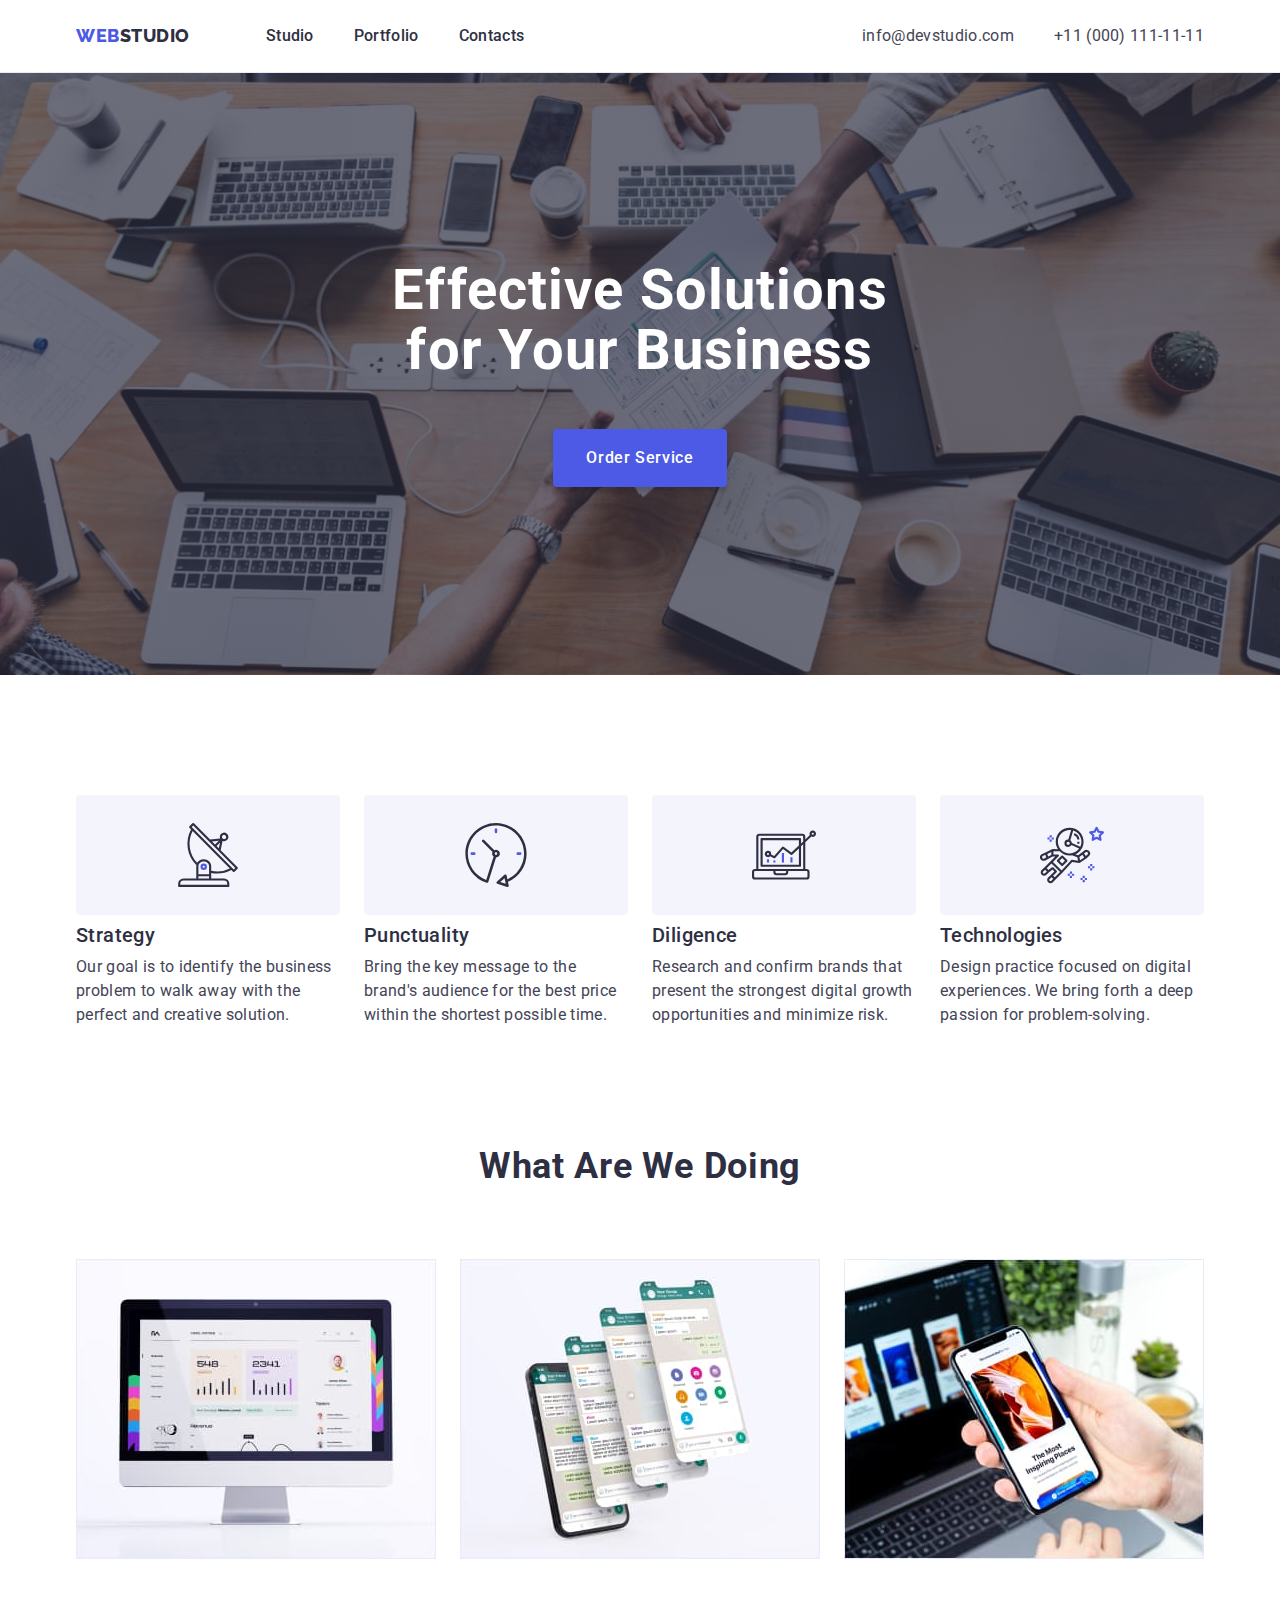
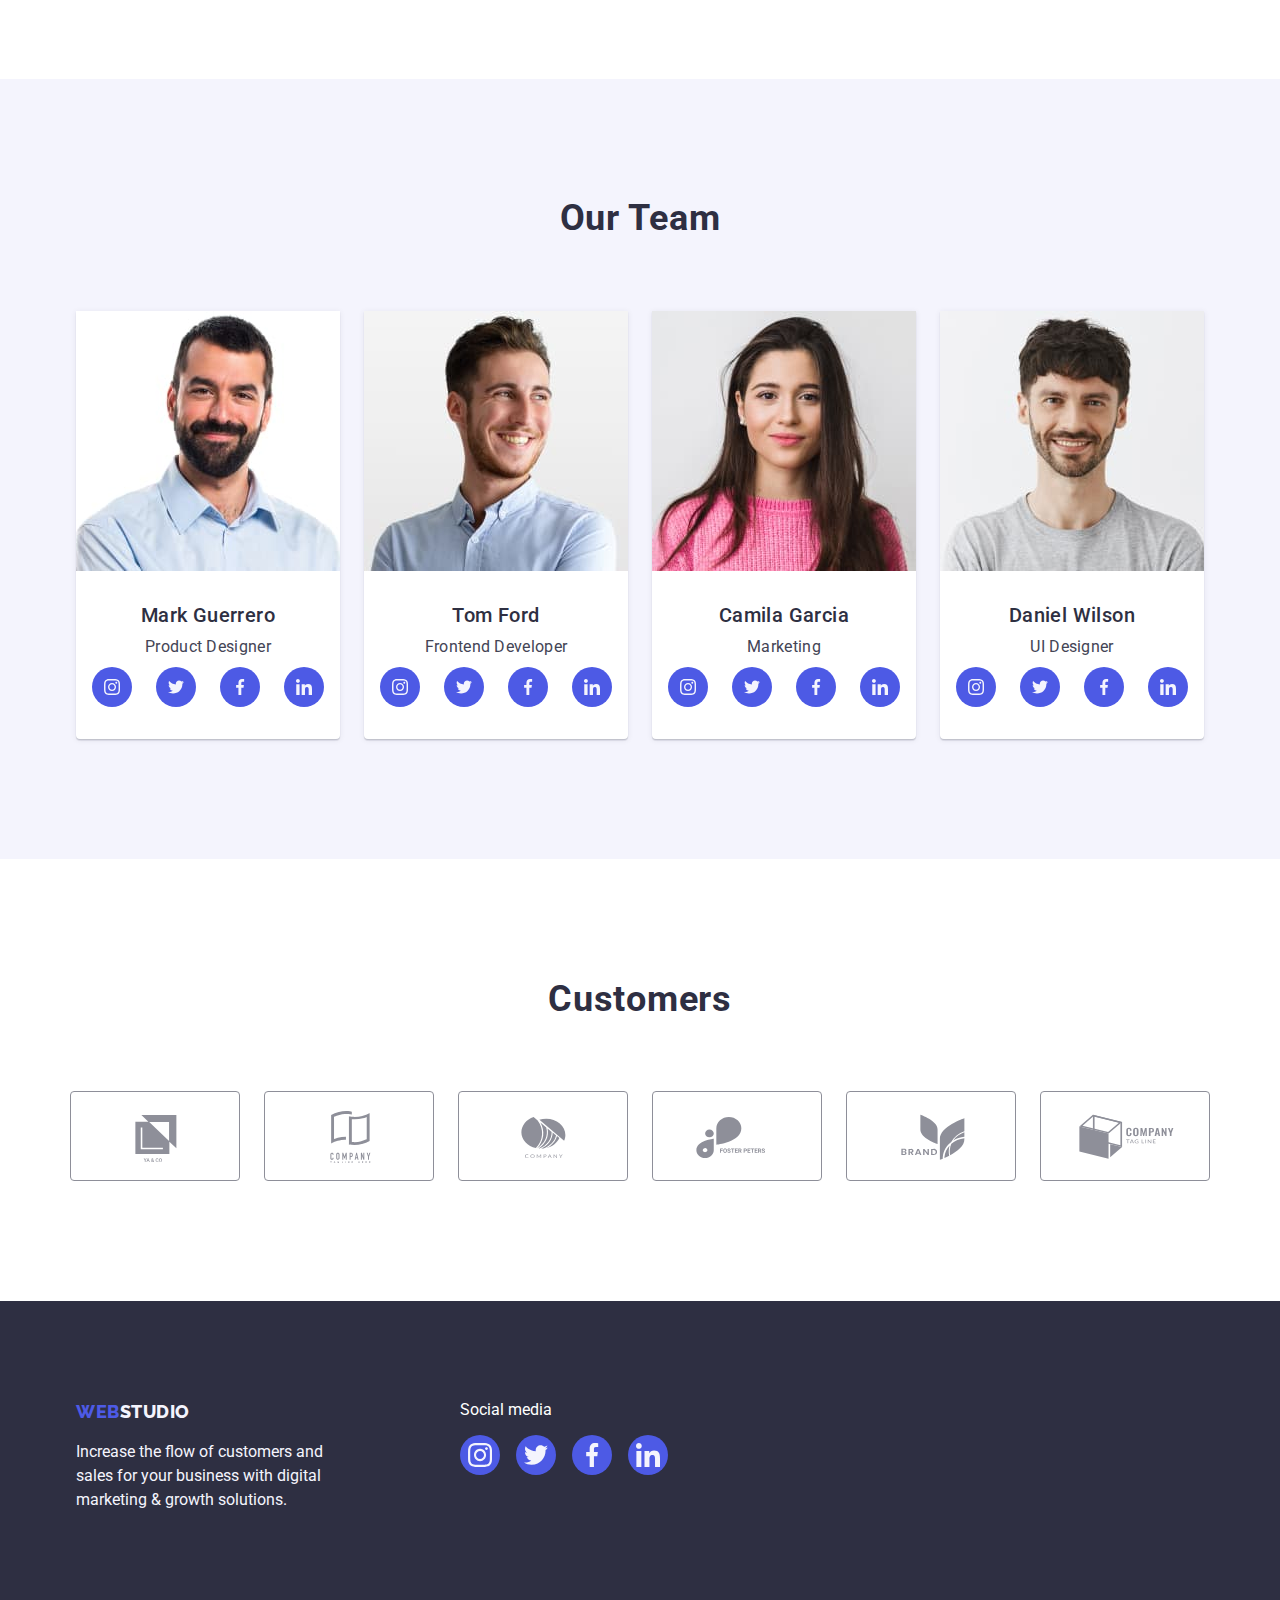
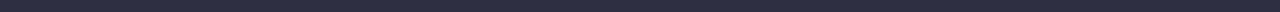
<file: index.html>
<!DOCTYPE html>
<html lang="en">

<head>
  <meta charset="UTF-8" />
  <meta http-equiv="X-UA-Compatible" content="IE=edge" />
  <meta name="viewport" content="width=device-width, initial-scale=1.0" />
  <title>Document</title>
  <link rel="preconnect" href="https://fonts.googleapis.com">
  <link rel="preconnect" href="https://fonts.gstatic.com" crossorigin>
  <link href="https://fonts.googleapis.com/css2?family=Raleway:wght@800&family=Roboto:wght@400;500;700;900&display=swap"
    rel="stylesheet">
  <link rel="stylesheet" href="https://cdnjs.cloudflare.com/ajax/libs/modern-normalize/1.1.0/modern-normalize.min.css">
  <link rel="stylesheet" href="./css/styles.css">
</head>

<body>
  <header class="page-header">
    <div class="container header-nav">
      <nav class="header-nav">
        <a href="./index.html" class="logo link">
          Web<span class="text-logo-header">Studio</span>
        </a>
        <ul class="site-nav list">
          <li class="item"><a href="./index.html" class="link">Studio</a></li>
          <li class="item"><a href="./portfolio.html" class="link">Portfolio</a></li>
          <li class="item"><a href="" class="link">Contacts</a></li>
        </ul>
      </nav>
      <address class="navigation-nav header-nav">
        <ul class="list navigation-nav ">
          <li class="item">
            <a href="mailto:info@devstudio.com" class="link">info@devstudio.com</a>
          </li>
          <li class="item">
            <a class="link" href="tel:+110001111111">+11 (000) 111-11-11</a>
          </li>
        </ul>
      </address>
    </div>
  </header>
  <main>
    <section class=" hero">
      <div class="container ">
        <h1 class="hero-title">Effective Solutions for Your Business</h1>
        <button type="button" class="hero-button"> Order Service</button>
      </div>
    </section>
    <section class="section-subtitles">
      <div class="container">
        <h2 class="visually-hidden">Subtitles</h2>
        <ul class="text-paragraph list">
          <li class="item icon-strategy">
            <h3 class="subtitles">Strategy</h3>
            <p>
              Our goal is to identify the business problem to walk away with the
              perfect and creative solution.
            </p>
          </li>
          <li class="item icon-punctuality ">
            <h3 class="subtitles">Punctuality</h3>
            <p>
              Bring the key message to the brand's audience for the best price
              within the shortest possible time.
            </p>
          </li>
          <li class="item icon-diligence">
            <h3 class="subtitles">Diligence</h3>
            <p>
              Research and confirm brands that present the strongest digital
              growth opportunities and minimize risk.
            </p>
          </li>
          <li class="item icon-technologies">
            <h3 class="subtitles">Technologies</h3>
            <p class="text-paragraph">
              Design practice focused on digital experiences. We bring forth a
              deep passion for problem-solving.
            </p>
          </li>
        </ul>
      </div>
    </section>
    <section class="work-section">
      <div class="container">
        <h2 class="work-title">What are we doing</h2>
        <ul class="card-box-picture list">
          <li class="card-picture">
            <img src="./images/index/img1.jpg" alt="computer monitor" width="360" height="300" />
          </li>
          <li class="card-picture">
            <img src="./images/index/img2.jpg" alt="phone" width="360" height="300" />
          </li>
          <li class="card-picture">
            <img src="./images/index/img3.jpg" alt="interaction of the phone with the computer" width="360"
              height="300" />
          </li>
        </ul>
      </div>
    </section>
    <section class="time-section">
      <div class="container">
        <h2 class="time-title">Our Team</h2>
        <ul class=" card-box-photo list">
          <li class=" card-photo">
            <img src="./images/index/img4.jpg" alt="Mark Guerrero" width="264" height="260" />
            <div class="card-text-photo">
              <h3 class="subtitles">Mark Guerrero</h3>
              <p class="text-paragraph-photo">Product Designer</p>
              <ul class="container-icon">
                <li class="list">
                  <a class="team-icon" href="">
                    <svg class="icon-link" width="16" height="16">
                      <use href="./images/SVG/symbol-defs.svg#instagram"></use>
                    </svg>
                  </a>
                </li>
                <li class="list">
                  <a class="team-icon" href="">
                    <svg class="icon-link" width="16" height="16">
                      <use href="./images/SVG/symbol-defs.svg#twitter"></use>
                    </svg>
                  </a>
                </li>
                <li class="list">
                  <a class="team-icon" href="">
                    <svg class="icon-link" width="16" height="16">
                      <use href="./images/SVG/symbol-defs.svg#facebook"></use>
                    </svg>
                  </a>
                </li>
                <li class="list">
                  <a class="team-icon" href="">
                    <svg class="icon-link" width="16" height="16">
                      <use href="./images/SVG/symbol-defs.svg#linkedin"></use>
                    </svg>
                  </a>
                </li>
              </ul>
            </div>
          </li>  
          <li class=" card-photo ">
            <img src="./images/index/img5.jpg" alt="Tom Ford" width="264" height="260" />
            <div class="card-text-photo">
              <h3 class="subtitles">Tom Ford</h3>
              <p class="text-paragraph-photo">Frontend Developer</p>
              <ul class="container-icon">
                <li class="list">
                  <a class="team-icon" href="">
                    <svg class="icon-link" width="16" height="16">
                      <use href="./images/SVG/symbol-defs.svg#instagram"></use>
                    </svg>
                  </a>
                </li>
                <li class="list">
                  <a class="team-icon" href="">
                    <svg class="icon-link" width="16" height="16">
                      <use href="./images/SVG/symbol-defs.svg#twitter"></use>
                    </svg>
                  </a>
                </li>
                <li class="list">
                  <a class="team-icon" href="">
                    <svg class="icon-link" width="16" height="16">
                      <use href="./images/SVG/symbol-defs.svg#facebook"></use>
                    </svg>
                  </a>
                </li>
                <li class="list">
                  <a class="team-icon" href="">
                    <svg class="icon-link" width="16" height="16">
                      <use href="./images/SVG/symbol-defs.svg#linkedin"></use>
                    </svg>
                  </a>
                </li>
              </ul>
            </div>
          </li>
          <li class=" card-photo">
            <img src="./images/index/img6.jpg" alt="Camila Garcia" width="264" height="260" />
            <div class="card-text-photo">
              <h3 class="subtitles">Camila Garcia</h3>
              <p class="text-paragraph-photo">Marketing</p>
              <ul class="container-icon">
                <li class="list">
                  <a class="team-icon" href="">
                    <svg class="icon-link" width="16" height="16">
                      <use href="./images/SVG/symbol-defs.svg#instagram"></use>
                    </svg>
                  </a>
                </li>
                <li class="list">
                  <a class="team-icon" href="">
                    <svg class="icon-link" width="16" height="16">
                      <use href="./images/SVG/symbol-defs.svg#twitter"></use>
                    </svg>
                  </a>
                </li>
                <li class="list">
                  <a class="team-icon" href="">
                    <svg class="icon-link" width="16" height="16">
                      <use href="./images/SVG/symbol-defs.svg#facebook"></use>
                    </svg>
                  </a>
                </li>
                <li class="list">
                  <a class="team-icon" href="">
                    <svg class="icon-link" width="16" height="16">
                      <use href="./images/SVG/symbol-defs.svg#linkedin"></use>
                    </svg>
                  </a>
                </li>
              </ul>
            </div>
          </li>
          <li class=" card-photo">
            <img src="./images/index/img7.jpg" alt="Daniel Wilson" width="264" height="260" />
            <div class="card-text-photo">
              <h3 class="subtitles">Daniel Wilson</h3>
              <p class="text-paragraph-photo ">UI Designer</p>
              <ul class="container-icon">
                <li class="list">
                  <a class="team-icon" href="">
                    <svg class="icon-link" width="16" height="16">
                      <use href="./images/SVG/symbol-defs.svg#instagram"></use>
                    </svg>
                  </a>
                </li>
                <li class="list">
                  <a class="team-icon" href="">
                    <svg class="icon-link" width="16" height="16">
                      <use href="./images/SVG/symbol-defs.svg#twitter"></use>
                    </svg>
                  </a>
                </li>
                <li class="list">
                  <a class="team-icon" href="">
                    <svg class="icon-link" width="16" height="16">
                      <use href="./images/SVG/symbol-defs.svg#facebook"></use>
                    </svg>
                  </a>
                </li>
                <li class="list">
                  <a class="team-icon" href="">
                    <svg class="icon-link" width="16" height="16">
                      <use href="./images/SVG/symbol-defs.svg#linkedin"></use>
                    </svg>
                  </a>
                </li>
              </ul>
            </div>
          </li>
        </ul>
      </div>
    </section>
    <section class="customers-section">
      <div class="container">
        <h2 class="customers">Customers</h2>
        <ul class="customers-logo">
          <li class=" list">
            <a class="icon-logo-link" href="">
              <svg width="104" height="56">
                <use href="./images/SVG/symbol-defs.svg#Logo1"></use>
              </svg></a>
          </li>
          <li class="list">
            <a class="icon-logo-link" href="">
              <svg width="104" height="56">
                <use href="./images/SVG/symbol-defs.svg#Logo2"></use>
              </svg>
            </a>
          </li>
          <li class="list">
            <a class="icon-logo-link" href="">
              <svg width="104" height="56">
                <use href="./images/SVG/symbol-defs.svg#Logo3"></use>
              </svg>
            </a>
          </li>
          <li class="list">
            <a class="icon-logo-link" href="">
              <svg width="104" height="56">
                <use href="./images/SVG/symbol-defs.svg#Logo4"></use>
              </svg>
            </a>
          </li>
          <li class="list">
            <a class="icon-logo-link" href="">
              <svg width="104" height="56">
                <use href="./images/SVG/symbol-defs.svg#Logo5">
                </use>
              </svg>
            </a>
          </li>
          <li class=" icon-logo list">
            <a class="icon-logo-link" href="">
              <svg width="104" height="56">
                <use href="./images/SVG/symbol-defs.svg#Logo6"></use>
              </svg>
            </a>
          </li>
        </ul>
      </div>
    </section>
  </main>
  <footer class="background-footer">
    <div class="container">
      <ul class=" icon-footer list">
        <li>
          <a href="./index.html" class="logo-footer link">
            Web<span class="text-logo-footer">Studio</span>
          </a>
          <p class="text-footer">
            Increase the flow of customers and
            sales for your business with digital
            marketing & growth solutions.
          </p>
        </li>
        <li class="social-item">
          <p class="social-text">Social media</p>
          <div class="container-icon-footer">
            <a class="team-icon" href="">
              <svg class="icon-link" width="24" height="24">
                <use href="./images/SVG/symbol-defs.svg#instagram"></use>
              </svg>
            </a>
            <a class="team-icon" href="">
              <svg class="icon-link" width="24" height="24">
                <use href="./images/SVG/symbol-defs.svg#twitter"></use>
              </svg>
            </a>
            <a class="team-icon" href="">
              <svg class="icon-link" width="24" height="24">
                <use href="./images/SVG/symbol-defs.svg#facebook"></use>
              </svg>
            </a>
            <a class="team-icon" href="">
              <svg class="icon-link" width="24" height="24">
                <use href="./images/SVG/symbol-defs.svg#linkedin"></use>
              </svg>
            </a>
          </div>
        </li>
      </ul>
    </div>
  </footer>
</body>

</html>
</file>
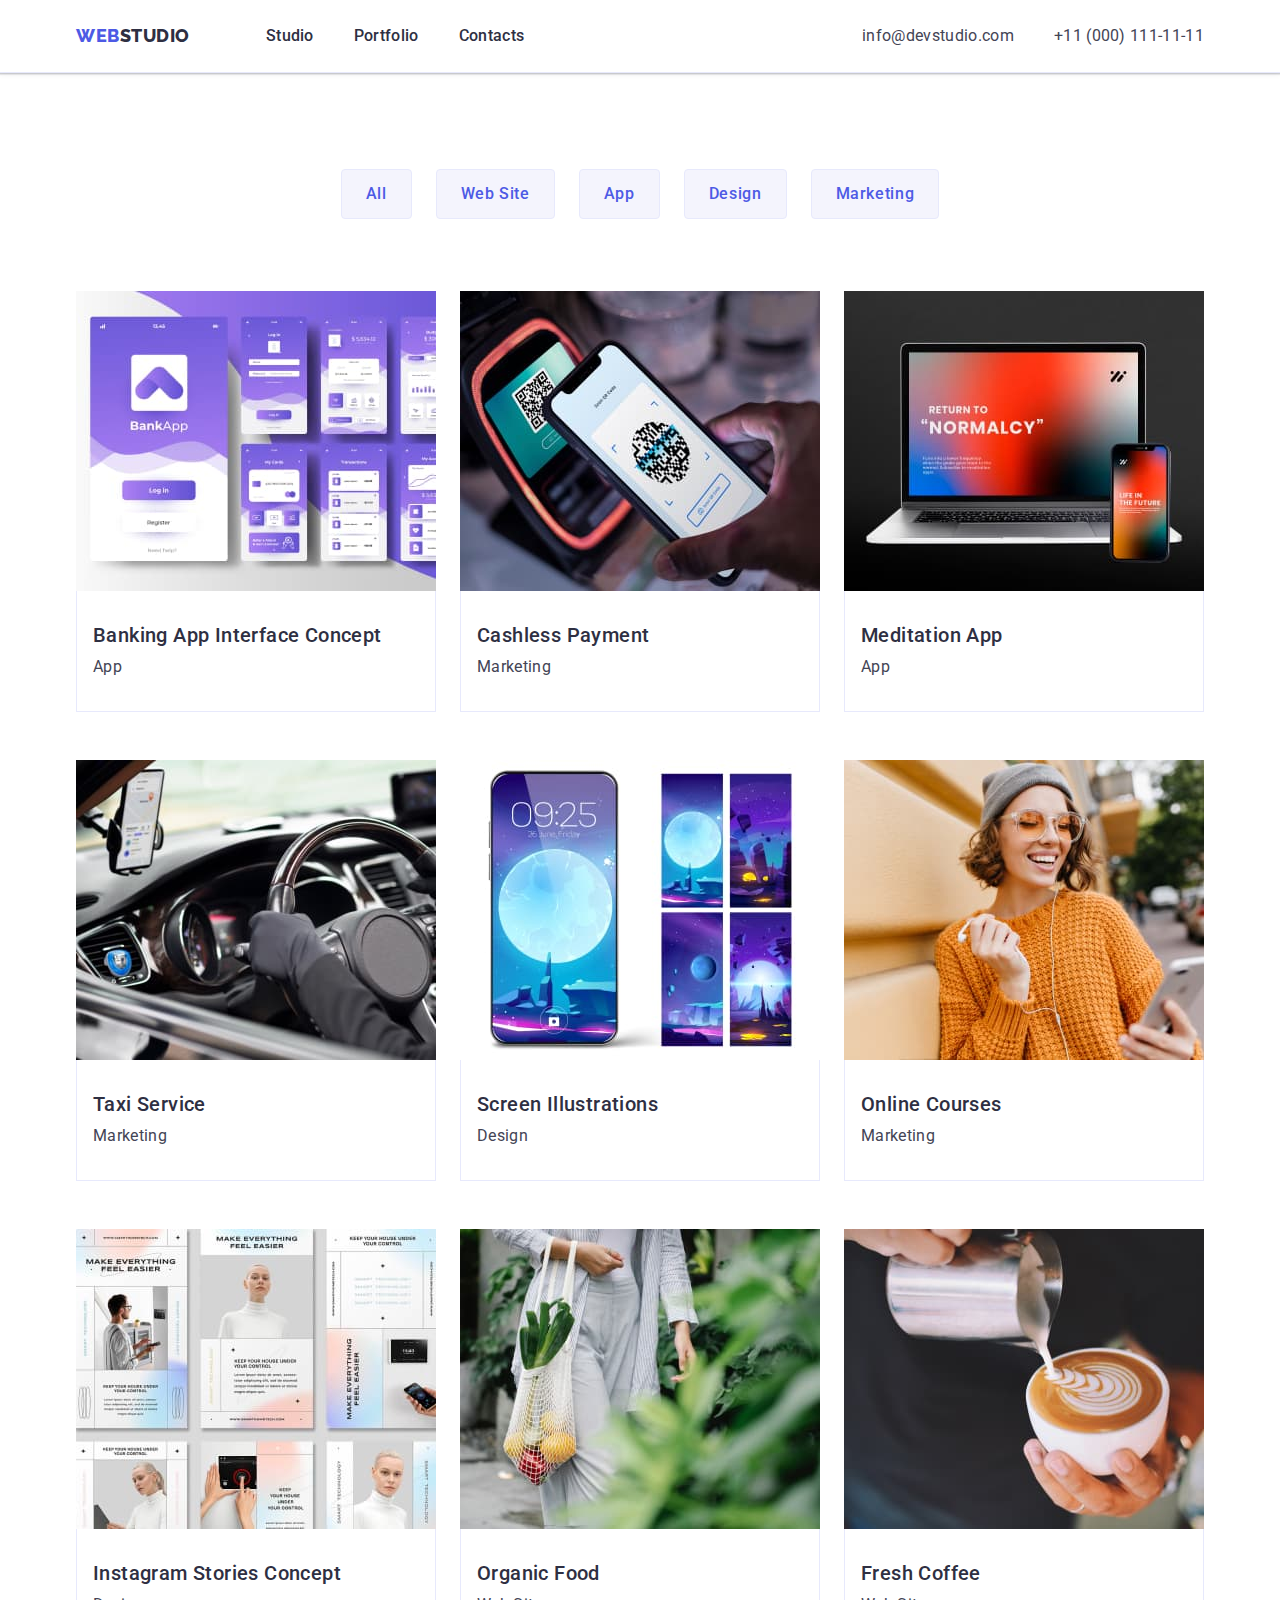
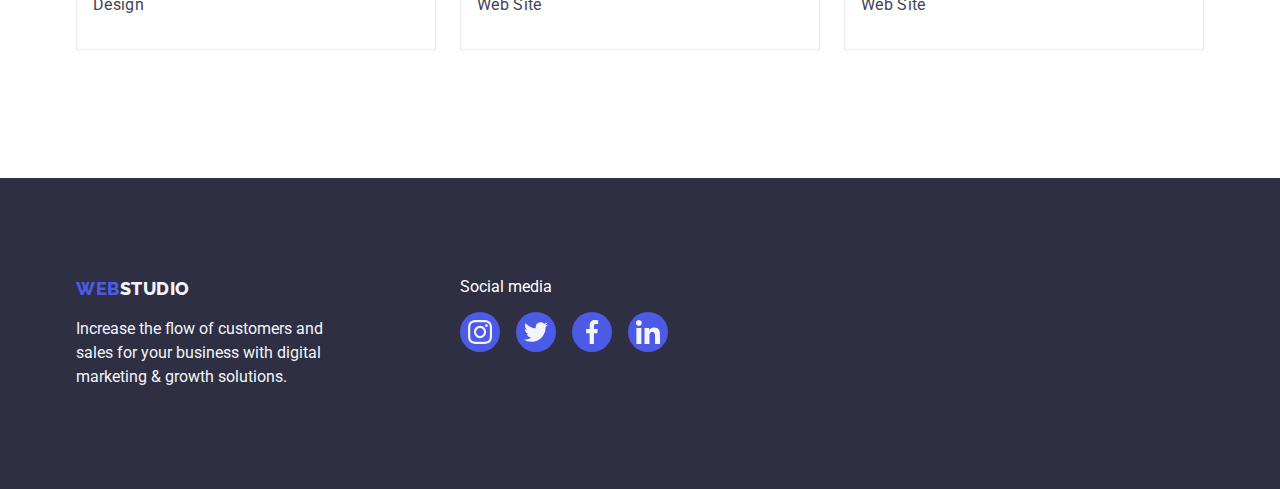
<file: portfolio.html>
<!DOCTYPE html>
<html lang="en">

<head>
  <meta charset="UTF-8" />
  <meta http-equiv="X-UA-Compatible" content="IE=edge" />
  <meta name="viewport" content="width=device-width, initial-scale=1.0" />
  <title>Document</title>
  <link rel="preconnect" href="https://fonts.googleapis.com" />
  <link rel="preconnect" href="https://fonts.gstatic.com" crossorigin />
  <link href="https://fonts.googleapis.com/css2?family=Raleway:wght@800&family=Roboto:wght@400;500;700;900&display=swap"
    rel="stylesheet" />
  <link rel="stylesheet"
    href="https://cdnjs.cloudflare.com/ajax/libs/modern-normalize/1.1.0/modern-normalize.min.css" />
  <link rel="stylesheet" href="./css/styles.css" />
</head>

<body>
  <header class="page-header">
    <div class="container header-nav">
      <nav class="header-nav">
        <a href="./index.html" class="logo link">
          Web<span class="text-logo-header">Studio</span>
        </a>
        <ul class="site-nav list">
          <li class="item"><a href="./index.html" class="link">Studio</a></li>
          <li class="item"><a href="./portfolio.html" class="link">Portfolio</a></li>
          <li class="item"><a href="" class="link">Contacts</a></li>
        </ul>
      </nav>
      <address class="navigation-nav header-nav">
        <ul class="list navigation-nav ">
          <li class="item">
            <a href="mailto:info@devstudio.com" class="link">info@devstudio.com</a>
          </li>
          <li class="item">
            <a class="link" href="tel:+110001111111">+11 (000) 111-11-11</a>
          </li>
        </ul>
      </address>
    </div>
  </header>
  <main class="subtitles">
    <section class="section-portfolio">
      <div class="container">
        <h1 class="visually-hidden">Portfolio</h1>
        <ul class="box list">
          <li class="item">
            <button type="button" class="button">All</button>
          </li>
          <li class="item">
            <button type="button" class="button">Web Site</button>
          </li>
          <li class="item">
            <button type="button" class="button">App</button>
          </li>
          <li class="item">
            <button type="button" class="button">Design</button>
          </li>
          <li class="item">
            <button type="button" class="button">Marketing</button>
          </li>
        </ul>
        <ul class=" card-box  list">
          <li class="card">
            <a href="" class="link-card">
              <img src="./images/portfolio/img1.jpg" alt="Interface Concept" width="360" height="300" />
              <div class="card-text">
                <h2 class="title">Banking App Interface Concept</h2>
                <p class="text-paragraph">App</p>
              </div>
            </a>
          </li>
          <li class="card">
            <a href="" class=" link-card">
              <img src="./images/portfolio/img2.jpg" alt="Payment" width="360" height="300" />
              <div class="card-text">
                <h2 class="title">Cashless Payment</h2>
                <p class="text-paragraph">Marketing</p>
              </div>
            </a>
          </li>
          <li class="card">
            <a href="" class="link-card">
              <img src="./images/portfolio/img3.jpg" alt="Meditation App" width="360" height="300" />
              <div class="card-text">
                <h2 class="title">Meditation App</h2>
                <p class="text-paragraph">App</p>
              </div>
            </a>
          </li>

          <li class="card">
            <a href="" class="link-card">
              <img class="link" src="./images/portfolio/img4.jpg" alt="Taxi Service" width="360" height="300" />
              <div class="card-text">
                <h2 class="title">Taxi Service</h2>
                <p class="text-paragraph">Marketing</p>
              </div>
            </a>
          </li>
          <li class="card">
            <a href="" class="link-card">
              <img class="link" src="./images/portfolio/img5.jpg" alt="Screen Illustrations" width="360" height="300" />
              <div class="card-text">
                <h2 class="title">Screen Illustrations</h2>
                <p class="text-paragraph">Design</p>
              </div>
            </a>
          </li>

          <li class="card">
            <a href="" class="link-card">
              <img class="link" src="./images/portfolio/img6.jpg" alt="Online Courses" width="360" height="300" />
              <div class="card-text">
                <h2 class="title">Online Courses</h2>
                <p class="text-paragraph">Marketing</p>
              </div>
            </a>
          </li>
          <li class="card">
            <a href="" class="link-card">
              <img class="link" src="./images/portfolio/img7.jpg" alt="Instagram Stories" width="360" height="300" />
              <div class="card-text">
                <h2 class="title">Instagram Stories Concept</h2>
                <p class="text-paragraph">Design</p>
              </div>
            </a>
          </li>
          <li class="card">
            <a href="" class="link-card">
              <img class="link" src="./images/portfolio/img8.jpg" alt="Organic Food" width="360" height="300" />
              <div class="card-text">
                <h2 class="title">Organic Food</h2>
                <p class="text-paragraph">Web Site</p>
              </div>
            </a>
          </li>
          <li class="card">
            <a href="" class="link-card">
              <img class="link" src="./images/portfolio/img9.jpg" alt="Coffee" width="360" height="300" />
              <div class="card-text">
                <h2 class="title">Fresh Coffee</h2>
                <p class="text-paragraph">Web Site</p>
              </div>
            </a>
          </li>
        </ul>
      </div>
    </section>
  </main>
  <footer class="background-footer">
    <div class="container">
      <ul class=" icon-footer list">
        <li>
        <a href="./index.html" class="logo-footer link">
          Web<span class="text-logo-footer">Studio</span>
        </a>
        <p class="text-footer">
          Increase the flow of customers and
          sales for your business with digital
          marketing & growth solutions.
        </p>
      </li>
      <li class="social-item">
           <p class="social-text">Social media</p>
           <div class="container-icon-footer">
            <a class="team-icon" href="">
            <svg class="icon-link" width="24" height="24">
              <use href="./images/SVG/symbol-defs.svg#instagram"></use>
            </svg>
          </a>
            <a class="team-icon" href="">
            <svg class="icon-link"  width="24" height="24">
              <use href="./images/SVG/symbol-defs.svg#twitter"></use>
            </svg>
          </a>
            <a class="team-icon" href="">
            <svg class="icon-link"  width="24" height="24">
              <use href="./images/SVG/symbol-defs.svg#facebook"></use>
            </svg>
          </a>
            <a class="team-icon" href="">
            <svg class="icon-link"  width="24" height="24">
              <use href="./images/SVG/symbol-defs.svg#linkedin"></use>
            </svg>
          </a>
        </div>
          </li>
        </ul> 
</div>
  </footer>
</body>
</html>
</file>
<file: css/styles.css>
html {
  box-sizing: border-box;
}

*,
*::before,
*::after {
  box-sizing: inherit;
}

:root {
  --color-NAVYBLU: #2e2f42;
  --color-IRIS: #4d5ae5;
  --color-SLATE: #434455;
  --color-Cloud: #f4f4fd;
  --color-WHITE: #ffffff;
  --color-OCEAN: #404bbf;
  --color-background: #ffffff;
  --color-background-hero: #2e2f42;
  --color-solid: #e7e9fc;
  --color-solid-logo: #8E8F99;
  --color-green: #31D0AA;

}

body {
  font-family: "Roboto", sans-serif;
  color: var(--color-SLATE);
  background-color: var(--color-background);
}

.container {
  width: 1158px;
  padding-left: 15px;
  padding-right: 15px;
  margin-left: auto;
  margin-right: auto;
}

.header-nav {
  display: flex;
  align-items: center;
}

.list {
  list-style: none;
  font-style: normal;
  padding: 0;
  margin: 0;
}

h1,
h2,
h3,
h4,
h5,
h6,
ul,
p {
  margin-top: 0;
  margin-bottom: 0;
}
ul{
  padding: 0;
}
img {
  display: block;
  max-width: 100%;
  height: auto;
}

.visually-hidden {
  position: absolute;
  white-space: nowrap;
  width: 1px;
  height: 1px;
  overflow: hidden;
  border: 0;
  padding: 0;
  clip: rect(0 0 0 0);
  clip-path: inset(50%);
  margin: -1px;
}

/*-----------------------------Шапка сайту---------------------------------------------*/
.page-header {
  border-bottom: 1px solid var(--color-solid);
  box-shadow: 0px 2px 1px rgba(46, 47, 66, 0.08), 0px 1px 1px rgba(46, 47, 66, 0.16), 0px 1px 6px rgba(46, 47, 66, 0.08);

}

.logo {
  text-decoration: none;
  color: var(--color-IRIS);
  font-family: "Raleway", sans-serif;
  font-style: normal;
  letter-spacing: 0.03em;
  text-transform: uppercase;
  font-weight: 800;
  font-size: 18px;
  line-height: 1.17;
  margin-right: 76px;

}

.text-logo-header {
  color: var(--color-NAVYBLU);
}

.site-nav {
  display: flex;
}

.site-nav .item+.item {
  margin-left: 40px;
}

.site-nav .link {
  text-decoration: none;
  color: var(--color-NAVYBLU);
  font-style: normal;
  letter-spacing: 0.02em;
  font-weight: 500;
  line-height: 1.5;
  font-size: 16px;
  display: block;
  padding-top: 24px;
  padding-bottom: 24px;

}

.link {
  text-decoration: none;
  font-style: normal;
}

.site-nav .link:hover,
.site-nav .link:focus {
  color: var(--color-OCEAN);
  text-decoration: none;
  font-style: normal;
}

.navigation-nav .link {
  text-decoration: none;
  color: var(--color-SLATE);
  letter-spacing: 0.02em;
  font-style: normal;
  line-height: 1.5;
  font-weight: 400;
  font-size: 16px;
  display: block;
  padding-top: 24px;
  padding-bottom: 24px;

}

.navigation-nav .link:hover,
.navigation-nav .link:focus {
  color: var(--color-OCEAN);
  text-decoration: none;
  font-style: normal;
}

.navigation-nav {
  text-decoration: none;
  font-style: normal;
  display: flex;
  margin-left: auto;
}

.navigation-nav .item+.item {
 margin-left: 40px;
}

/*-----------------------------Герой------------------------------------------------*/

.hero {
  text-align: center;
  padding-top: 188px;
  padding-bottom: 188px;
  max-width: 1440px;
  margin-right: auto;
  margin-left: auto;
  background-image: linear-gradient(rgba(46, 47, 66, 0.7), rgba(46, 47, 66, 0.7)),
    url(../images/index/people-office1.jpg);
  background-repeat: no-repeat;
  background-position: center;
  background-size: cover;
  background-color: var(--color-background-hero)

}

.hero-title {
  margin-bottom: 48px;
  font-style: normal;
  color: var(--color-WHITE);
  letter-spacing: 0.02em;
  font-size: 56px;
  line-height: 1.07;
  font-weight: 700;
  text-align: center;
  margin-left: auto;
  margin-right: auto;
  width: 496px;

}


.hero-button {
  font-family: "Roboto", sans-serif;
  font-weight: 500;
  min-width: 169px;
  font-size: 16px;
  line-height: 1.5;
  letter-spacing: 0.04em;
  border-radius: 4px;
  border: 1px solid transparent;
  cursor: pointer;
  color: var(--color-WHITE);
  background-color: var(--color-IRIS);
  padding: 16px 32px;
  text-align: center;
  box-shadow: 0px 4px 4px rgba(0, 0, 0, 0.15);
}

.hero-button:hover {
  background-color: var(--color-OCEAN);
}

.box {
  display: flex;
  justify-content: center;
  margin-bottom: 72px;
}

.box>.item+.item {
  margin-left: 24px;
}

/*---------------------------Секції---------------------------------------*/


.button {
  font-family: "Roboto", sans-serif;
  font-weight: 500;
  font-size: 16px;
  min-width: 69px;
  line-height: 1.5;
  letter-spacing: 0.04em;
  border-radius: 4px;
  cursor: pointer;
  color: var(--color-IRIS);
  background-color: var(--color-Cloud);
  padding: 12px 24px;
  text-align: center;
  border: 1px solid var(--color-solid);

}

.button:hover,
.button:focus{
  background-color: var(--color-OCEAN);
  color: var(--color-WHITE);
  border-color: transparent;
  box-shadow: 0px 3px 1px rgba(0, 0, 0, 0.1), 0px 2px 1px rgba(0, 0, 0, 0.08), 0px 2px 2px rgba(0, 0, 0, 0.12);
}

.images {
  background-color: var(--color-WHITE);
}

/*----------------------------------------Картинки з текстом---------------------------*/
.card-box {
  display: flex;
  flex-wrap: wrap;
  row-gap: 48px;
  column-gap: 24px;
}

.card-box>.card {
  flex-basis: calc((100% - 2 * 24px)/ 3);
  background-color: var(--color-WHITE);

}
.link-card{
  display: block;
  text-decoration: none;
  font-style: normal;
  
}
.link-card:focus,
.link-card:hover{
  
  box-shadow: 0px 1px 6px rgba(46, 47, 66, 0.08), 0px 1px 1px rgba(46, 47, 66, 0.16), 0px 2px 1px rgba(46, 47, 66, 0.08); 
}

.card-text {
  padding-left: 16px;
  padding-top: 32px;
  padding-bottom: 32px;
  border: 1px solid var(--color-solid);
  border-top: none;
}

.img {
  display: block;
  max-width: 100%;
  height: auto;
}

/*------------------------- Фотографія з текстом*---------------------------------------*/

.card-box-photo {
  list-style: none;
  display: flex;
  column-gap: 24px;

}

.card-box-photo>.card-photo {
  background-color: var(--color-WHITE);
  border-radius: 0px 0px 4px 4px;
  flex-basis: calc((100% - 2*24px)/4);
  box-shadow: 0px 1px 6px rgba(46, 47, 66, 0.08), 0px 1px 1px rgba(46, 47, 66, 0.16), 0px 2px 1px rgba(46, 47, 66, 0.08);
}


.card-text-photo {
  text-align: center;
  padding:32px 0 ;

}

/*------------------------------------картинки без тексту--------------------------------------------------*/
.card-box-picture {
  flex-basis: calc((100% - 2 * 24px)/ 3);
  list-style: none;
  display: flex;
  column-gap: 24px;
}

.card-box-picture>.card-picture {
  background-color: var(--color-WHITE);
}

.work-section {
  padding-bottom: 120px;
}

.time-section {
  padding-top: 120px;
  padding-bottom: 120px;
  background-color: var(--color-Cloud)
}

.section-portfolio {
  padding-top: 96px;
  padding-bottom: 120px;

}

.work-title,
.time-title {
  font-style: normal;
  color: var(--color-NAVYBLU);
  letter-spacing: 0.02em;
  text-transform: capitalize;
  text-align: center;
  background-color: var(--color-WHITE);
  font-weight: 700;
  font-size: 36px;
  line-height: 1.11;
  letter-spacing: 0.02em;
}

.time-title {
  margin-top: 0px;
  margin-bottom: 72px;
  background-color: var(--color-Cloud)
}

.work-title {
  margin-top: 0px;
  margin-bottom: 72px;

}

.title {
  letter-spacing: 0.02em;
  color: var(--color-NAVYBLU);
  font-weight: 500;
  font-size: 20px;
  line-height: 1.2;
  margin-bottom: 8px;
  border: 1px;
}

.section-subtitles {
  padding-top: 120px;
  padding-bottom: 120px;
}

.subtitles {
  font-style: normal;
  color: var(--color-NAVYBLU);
  letter-spacing: 0.02em;
  font-weight: 500;
  font-size: 20px;
  line-height: 1.2;
  letter-spacing: 0.02em;
  margin-bottom: 8px;
  margin-top: 0;
}

.text-paragraph {
  font-style: normal;
  color: var(--color-SLATE);
  letter-spacing: 0.02em;
  line-height: 1.5;
  font-size: 16px;
  font-weight: 400;
}

.text-paragraph {
  display: flex;
}

.text-paragraph .item {
  width: 264px;
}

.text-paragraph .item::before {
  display: block;
  content: "";
  height: 120px;
  background-repeat: no-repeat;
  background-position: center;
  background-color: var(--color-Cloud);
  border-radius: 4px;

}
/*--------------------------------------------strategy-----------------------------------*/
.icon-strategy::before {
  background-image: url(../images/SVG/antenna\ 1.svg);
  margin-bottom: 8px;
}

.icon-punctuality::before {
  background-image: url(../images/SVG/clock\ 1.svg);
  margin-bottom: 8px;
}

.icon-diligence::before {
  background-image: url(../images/SVG/diagram\ 1.svg);
  margin-bottom: 8px;
}
.icon-technologies::before {
  background-image: url(../images/SVG/astronaut\ 1.svg);
  margin-bottom: 8px;
}

/*----------------------------------------CЕКЦІЯ З ІКОНКАМИ--------------------------------------------*/
.customers-section {
  padding-top: 120px;
  padding-bottom: 120px;
}

.customers {
  font-style: normal;
  font-weight: 700;
  font-size: 36px;
  line-height: 40px;
  text-align: center;
  letter-spacing: 0.02em;
  color: var(--color-NAVYBLU);
  margin-bottom: 72px;
}

.customers-logo {
  display: flex;
  justify-content: center;
  align-items: center;
  padding: 0px;
  gap: 24px;
  
}


.icon-logo-link{
 fill: var(--color-solid-logo);
 display: flex;
  gap: 24px;
  background: var(--color-WHITE);
  border: 1px solid var(--color-solid-logo);
  border-radius: 4px;
  padding: 16px 32px;

}
.icon-logo-link:hover,
.icon-logo-link:focus
{ fill: var(--color-OCEAN);
  border-color:  var(--color-OCEAN);
  
}


.text-paragraph .item+.item {
  margin-left: 24px;
}

.text-paragraph-photo {
  font-style: normal;
  color: var(--color-SLATE);
  letter-spacing: 0.02em;
  line-height: 1.5;
  font-size: 16px;
  font-weight: 400;
  margin-bottom: 8px;
}

/*------------------------------------------------ICON соіальні мережі-------------------------------*/
.container-icon {
  display: flex;
  justify-content: center;
  gap: 24px;
}

.team-icon {
  display: flex;
  justify-content: center;
  align-items: center;
  Width: 40px;
  height: 40px;
  background-color: var(--color-IRIS);
  border-radius: 50%;

}

.icon-link {
  fill: var(--color-Cloud);
}

.icon-link:hover,
.icon-link:focus,
.team-icon:hover,
.team-icon:focus {
  background-color: var(--color-green)
}

/*----------------------------------------footer-----------------------------------------*/
.text-footer {
  font-style: normal;
  color: var(--color-Cloud);
  font-weight: 400;
  font-size: 16px;
  line-height: 1.5;
  margin-top: 17.5px;
  width: 264px;
}

.background-footer {
  background-color: var(--color-background-hero);
  padding-top: 100px;
  padding-bottom: 100px;
}

.text-logo-footer {
  color: var(--color-Cloud);
}

.logo-footer {
  text-decoration: none;
  color: var(--color-IRIS);
  font-family: "Raleway", sans-serif;
  font-style: normal;
  letter-spacing: 0.03em;
  text-transform: uppercase;
  font-weight: 800;
  font-size: 18px;
  line-height: 1.17;
  margin: 0px;
  padding: 0px;
}

.social-text {
  padding-bottom: 16px;
  width: 500px;
  color: var(--color-WHITE);
}

.icon-footer {
  display: flex;
}

.social-item {
  margin-left: 120px;
}

.container-icon-footer {
  display: flex;
  justify-content: flex-start;
  gap: 16px;
}
</file>
